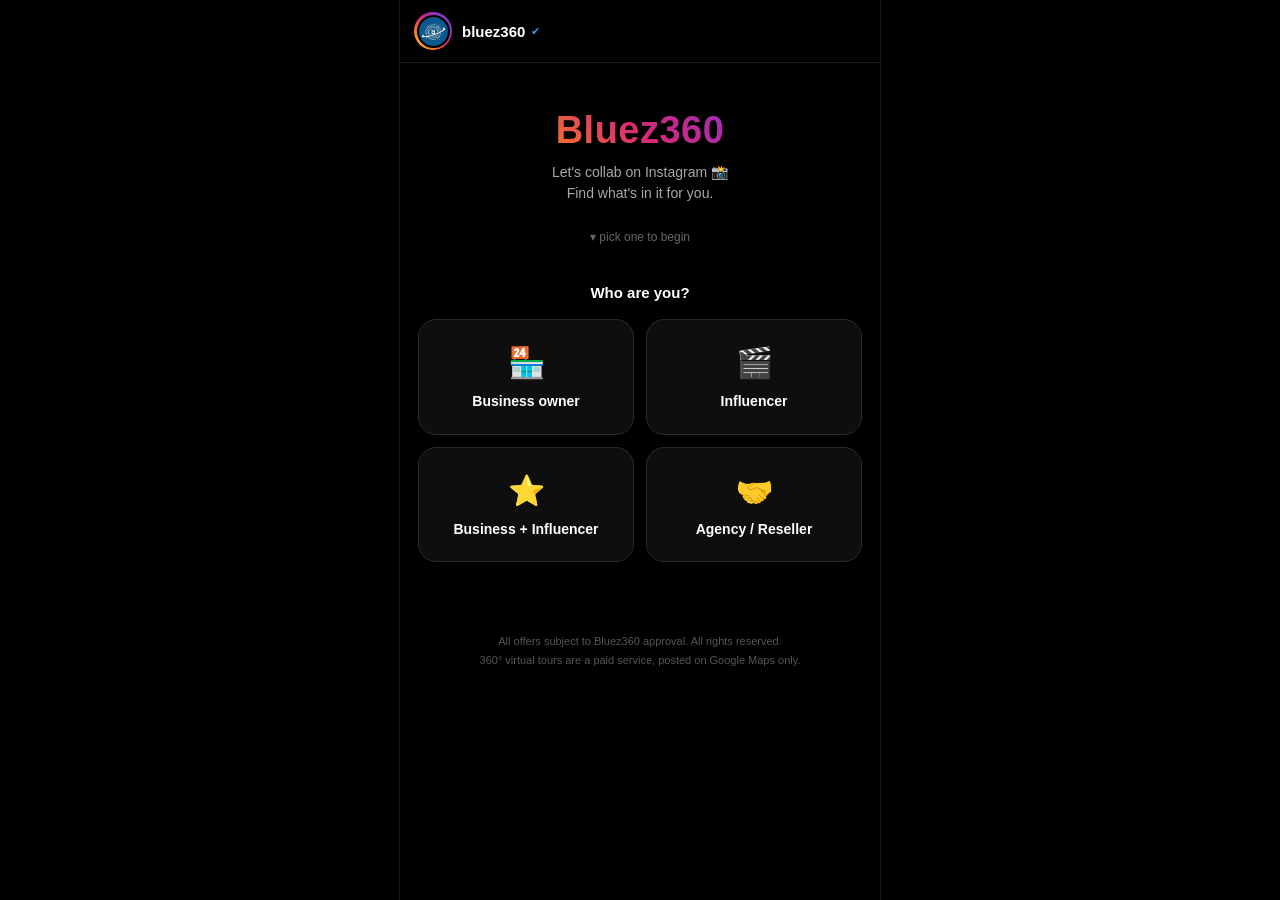
<file: collab.html>
<!DOCTYPE html>
<html lang="en">
<head>
  <meta charset="UTF-8">
  <meta name="viewport" content="width=device-width, initial-scale=1">
  <title>Bluez360 — Collab</title>
  <link rel="icon" type="image/x-icon" href="assets/icons/favicon.ico">
</head>
<body>
<!-- Bluez360 — Instagram Collaboration (mobile scrollytelling) -->
<style>
  html, body { margin:0; padding:0; background:#000; }
  .bz * { margin:0; padding:0; box-sizing:border-box; -webkit-tap-highlight-color:transparent;
    font-family:-apple-system,"Segoe UI",Roboto,Helvetica,Arial,sans-serif; }
  .bz-screen { width:100%; min-height:100vh; background:#000; display:flex; justify-content:center; }
  .bz { width:100%; background:#000; color:#fff; overflow-x:hidden; }

  /* top bar — instagram style */
  .bz-bar { position:sticky; top:0; z-index:50; display:flex; align-items:center; gap:10px;
    padding:12px 14px; background:rgba(0,0,0,.85); backdrop-filter:blur(12px);
    border-bottom:1px solid #1c1c1c; }
  .bz-ring { width:38px; height:38px; border-radius:50%; padding:2.5px;
    background:linear-gradient(45deg,#feda75,#fa7e1e,#d62976,#962fbf,#4f5bd5); }
  .bz-ring span { display:flex; align-items:center; justify-content:center; width:100%; height:100%;
    border-radius:50%; background:#1a1a1a; border:2px solid #000; overflow:hidden; }
  .bz-ring span b { font-size:8px; font-weight:700; letter-spacing:.5px; color:#888; }
  .bz-ring img { width:100%; height:100%; object-fit:cover; border-radius:50%; }
  .bz-bar b { font-size:15px; }
  .bz-bar .bz-v { font-size:11px; color:#3897f0; margin-left:-4px; }

  /* hero */
  .bz-hero { text-align:center; padding:46px 22px 30px; }
  .bz-logo { font-size:38px; font-weight:800; letter-spacing:.5px;
    background:linear-gradient(45deg,#feda75,#fa7e1e,#d62976,#962fbf,#4f5bd5);
    -webkit-background-clip:text; background-clip:text; -webkit-text-fill-color:transparent; }
  .bz-hero p { color:#a8a8a8; font-size:14px; margin-top:10px; line-height:1.5; }
  .bz-down { margin-top:26px; font-size:12px; color:#666; animation:bzbob 1.6s ease-in-out infinite; }
  @keyframes bzbob { 0%,100%{transform:translateY(0)} 50%{transform:translateY(6px)} }

  /* category picker */
  .bz-q { text-align:center; font-size:15px; font-weight:600; color:#fff; margin:10px 0 18px; }
  .bz-pick { display:grid; grid-template-columns:1fr 1fr; gap:12px; padding:0 18px 40px; }
  .bz-pick button { cursor:pointer; border:1px solid #2a2a2a; border-radius:18px; padding:22px 12px;
    background:#0e0e0e; color:#fff; font-size:14px; font-weight:600; line-height:1.4;
    transition:transform .2s, border-color .2s, background .2s; }
  .bz-pick button .e { display:block; font-size:30px; margin-bottom:8px; }
  .bz-pick button:active { transform:scale(.95); }
  .bz-pick button:hover { border-color:#d62976; background:#150c12; }

  /* story stage */
  .bz-story { display:none; }
  .bz-story.on { display:block; }
  .bz-step { min-height:88vh; display:flex; flex-direction:column; align-items:center; justify-content:center;
    padding:40px 22px; text-align:center; }
  .bz-anim { opacity:0; transform:translateY(40px) scale(.9); transition:opacity .7s ease, transform .7s cubic-bezier(.2,.7,.2,1); will-change:transform,opacity; }
  .bz-anim.rot { transform:translateY(40px) rotate(-8deg) scale(.85); }
  .bz-anim.in { opacity:1; transform:none; }

  .bz-kick { font-size:12px; font-weight:700; letter-spacing:2px; text-transform:uppercase;
    color:#d62976; margin-bottom:14px; }
  .bz-big { font-size:30px; font-weight:800; line-height:1.2; }
  .bz-grad { background:linear-gradient(45deg,#fa7e1e,#d62976,#962fbf,#4f5bd5);
    -webkit-background-clip:text; background-clip:text; -webkit-text-fill-color:transparent; }
  .bz-step p { color:#cfcfcf; font-size:17px; line-height:1.65; margin-top:14px; max-width:340px; }

  .bz-pricebox { background:linear-gradient(135deg,#1a0f16,#0d0d0d); border:1px solid #2a2a2a;
    border-radius:22px; padding:30px 26px; }
  .bz-price { font-size:42px; font-weight:800; }
  .bz-price small { font-size:16px; color:#a8a8a8; font-weight:600; }
  .bz-cap { color:#feda75; font-size:13px; margin-top:8px; font-weight:600; }
  .bz-eg { margin-top:14px; padding-top:12px; border-top:1px solid #2a2a2a; display:flex; flex-direction:column; gap:6px; }
  .bz-eg div { display:flex; justify-content:space-between; font-size:13px; color:#cfcfcf; }
  .bz-eg b { color:#fff; }

  .bz-list { list-style:none; text-align:left; max-width:340px; width:100%; }
  .bz-list li { font-size:16.5px; line-height:1.65; color:#ededed; padding:14px 0 14px 32px; position:relative;
    border-bottom:1px solid #1a1a1a; }
  .bz-list li::before { content:"✦"; position:absolute; left:4px; top:15px; color:#d62976; }

  .bz-tc { width:100%; max-width:360px; text-align:left; background:#0c0c0c; border:1px solid #222;
    border-radius:16px; padding:6px 18px; }
  .bz-tc summary { cursor:pointer; list-style:none; font-size:14px; font-weight:700; color:#cfcfcf;
    padding:14px 0; outline:none; display:flex; justify-content:space-between; }
  .bz-tc summary::-webkit-details-marker { display:none; }
  .bz-tc[open] summary { color:#fff; }
  .bz-tc ul { list-style:none; padding-bottom:14px; }
  .bz-tc li { font-size:14px; line-height:1.6; color:#9a9a9a; padding:8px 0 8px 22px; position:relative; }
  .bz-tc li::before { content:"§"; position:absolute; left:2px; color:#962fbf; }

  .bz-faq { width:100%; max-width:360px; text-align:left; margin-bottom:14px; }
  .bz-faq > p { font-size:13px; font-weight:700; letter-spacing:1px; text-transform:uppercase; color:#666; margin-bottom:10px; }
  .bz-faq details { background:#0c0c0c; border:1px solid #222; border-radius:14px; padding:4px 16px; margin-bottom:8px; }
  .bz-faq summary { cursor:pointer; list-style:none; font-size:15px; font-weight:600; color:#eaeaea; padding:13px 0; display:flex; justify-content:space-between; gap:10px; outline:none; }
  .bz-faq summary::-webkit-details-marker { display:none; }
  .bz-faq details[open] summary { color:#d62976; }
  .bz-faq details p { font-size:14px; line-height:1.6; color:#9a9a9a; padding:0 0 14px; }

  .bz-cta { display:flex; align-items:center; justify-content:center; gap:8px; text-decoration:none;
    color:#fff; font-weight:700; font-size:16px; padding:16px 30px; border-radius:14px;
    background:linear-gradient(45deg,#fa7e1e,#d62976,#962fbf,#4f5bd5);
    box-shadow:0 8px 24px rgba(214,41,118,.4); }
  .bz-back { display:block; margin:24px auto 0; background:none; border:1px solid #333; color:#888;
    font-size:13px; padding:10px 20px; border-radius:20px; cursor:pointer; }
  .bz-foot { text-align:center; font-size:11px; color:#555; padding:30px 24px 50px; line-height:1.7; }
  .bz-dots { position:fixed; top:50%; left:clamp(8px, calc(50% + 214px), calc(100% - 16px));
    transform:translateY(-50%); z-index:60; display:none; flex-direction:column; gap:9px; }
  .bz-dots.on { display:flex; }
  .bz-dots i { width:7px; height:7px; border-radius:50%; background:#3a3a3a; transition:all .3s; }
  .bz-dots i.act { background:linear-gradient(45deg,#fa7e1e,#d62976,#962fbf); height:18px; border-radius:5px; }
</style>
<style>
  @media (min-width: 769px) {
    .bz { max-width: 480px; border-left: 1px solid #161616; border-right: 1px solid #161616; }
  }
</style>

<div class="bz-screen">
<div class="bz">
  <div class="bz-bar">
    <div class="bz-ring"><span><img src="assets/icons/logo2.png" alt="Bluez360"></span></div>
    <b>bluez360</b><span class="bz-v">✔</span>
  </div>

  <!-- INTRO -->
  <div id="bz-intro">
    <div class="bz-hero">
      <div class="bz-logo">Bluez360</div>
      <p>Let's collab on Instagram 📸<br>Find what's in it for you.</p>
      <div class="bz-down">▾ pick one to begin</div>
    </div>
    <div class="bz-q">Who are you?</div>
    <div class="bz-pick">
      <button data-story="business"><span class="e">🏪</span>Business owner</button>
      <button data-story="influencer"><span class="e">🎬</span>Influencer</button>
      <button data-story="both"><span class="e">⭐</span>Business + Influencer</button>
      <button data-story="agency"><span class="e">🤝</span>Agency / Reseller</button>
    </div>
  </div>

  <!-- BUSINESS -->
  <div class="bz-story" id="s-business">
    <div class="bz-step"><div class="bz-anim"><div class="bz-kick">For Business Owners</div>
      <div class="bz-big">Get a <span class="bz-grad">free shoot</span> for your business</div></div></div>
    <div class="bz-step"><div class="bz-anim rot"><div class="bz-pricebox">
      <div class="bz-kick">100% Free</div><div class="bz-price">₹0</div>
      <p>Instagram photos & videos of your space.</p></div></div></div>
    <div class="bz-step"><div class="bz-anim"><ul class="bz-list">
      <li>We shoot photos and videos of your business for Instagram — completely free.</li>
      <li>We post your business on the Bluez360 page so more people discover you.</li>
      <li>You also get a shoutout and a feature on our page.</li>
      <li>In return, you share one post and one story tagging @bluez360, and keep them live for at least 24 hours.</li>
    </ul></div></div>
    <div class="bz-step"><div class="bz-anim">
      <div class="bz-faq"><p>Questions?</p>
        <details><summary>Is the shoot really free? <span>＋</span></summary><p>Yes. The Instagram photos and videos cost you nothing. You only share one post and story tagging us.</p></details>
        <details><summary>Do I get a 360° tour too? <span>＋</span></summary><p>No. The free shoot is Instagram content only. 360° tours are a paid service, posted on Google Maps.</p></details>
        <details><summary>How long does it take? <span>＋</span></summary><p>We schedule a time that suits you and share the content shortly after the shoot.</p></details>
      </div>
      <details class="bz-tc"><summary>Terms &amp; Conditions <span>＋</span></summary><ul>
        <li>Free shoot is Instagram content only.</li>
        <li>360° tours are always paid — done for Google Maps only.</li>
        <li>Shoot scheduled &amp; approved by Bluez360.</li>
        <li>Feature removed if your tag/post is taken down.</li>
        <li>One free shoot per business.</li>
        <li>No reselling/reusing the shoot for paid ads without permission.</li>
        <li>Bluez360 holds all rights to the content. Decision is final.</li>
      </ul></details>
      <a class="bz-cta" style="margin-top:22px" href="https://instagram.com/bluez360" target="_blank">DM us to book 📩</a>
      <button class="bz-back" data-back>← choose again</button>
    </div></div>
  </div>

  <!-- INFLUENCER -->
  <div class="bz-story" id="s-influencer">
    <div class="bz-step"><div class="bz-anim"><div class="bz-kick">For Influencers</div>
      <div class="bz-big">Post a reel.<br><span class="bz-grad">Get paid.</span></div></div></div>
    <div class="bz-step"><div class="bz-anim rot"><div class="bz-pricebox">
      <div class="bz-kick">Pay per views</div><div class="bz-price">₹50<small> / 2,000 views</small></div>
      <div class="bz-cap">Up to ₹2,000 per reel</div>
      <div class="bz-eg">
        <div>10k views<b>₹250</b></div>
        <div>50k views<b>₹1,250</b></div>
        <div>80k+ views<b>₹2,000 (max)</b></div>
      </div></div></div></div>
    <div class="bz-step"><div class="bz-anim"><ul class="bz-list">
      <li>You earn ₹25 for every 1,000 real views your reel gets.</li>
      <li>You can earn up to ₹2,000 from a single reel.</li>
      <li>Views are counted after the reel stays live for 7 days.</li>
      <li>We pay you within 2 days after that.</li>
    </ul></div></div>
    <div class="bz-step"><div class="bz-anim">
      <div class="bz-faq"><p>Questions?</p>
        <details><summary>How are views counted? <span>＋</span></summary><p>Only real, organic views on Instagram count. Views from ads or paid promotion are not included.</p></details>
        <details><summary>When do I get paid? <span>＋</span></summary><p>After your reel stays live for 7 days, we count the views and pay you within 2 days.</p></details>
        <details><summary>Can I post more than one reel? <span>＋</span></summary><p>One paid reel per influencer each month.</p></details>
      </div>
      <details class="bz-tc"><summary>Terms &amp; Conditions <span>＋</span></summary><ul>
        <li>Collab approved by Bluez360 before posting.</li>
        <li>No copied content. No reposting same content.</li>
        <li>Must stay live 7 full days — removed tag/collab = no pay.</li>
        <li>One paid reel per influencer per month.</li>
        <li>No bought views, bots, or fake engagement.</li>
        <li>Paid/ad views not counted — organic only.</li>
        <li>Public account, 30+ days old, your own feed.</li>
        <li>No multiple accounts for the same person.</li>
        <li>Bluez360's view count &amp; decision are final.</li>
      </ul></details>
      <a class="bz-cta" style="margin-top:22px" href="https://instagram.com/bluez360" target="_blank">DM us to collab 📩</a>
      <button class="bz-back" data-back>← choose again</button>
    </div></div>
  </div>

  <!-- BOTH -->
  <div class="bz-story" id="s-both">
    <div class="bz-step"><div class="bz-anim"><div class="bz-kick">Business + Influencer</div>
      <div class="bz-big">You get <span class="bz-grad">both</span> deals</div></div></div>
    <div class="bz-step"><div class="bz-anim rot"><div class="bz-pricebox">
      <div class="bz-kick">Deal 1 · Free</div><div class="bz-price">₹0</div>
      <p>Free Instagram shoot + feature on our page.</p></div></div></div>
    <div class="bz-step"><div class="bz-anim"><ul class="bz-list">
      <li>We shoot your business for Instagram, free of cost.</li>
      <li>You get a feature and a shoutout on the Bluez360 page.</li>
      <li>You share one post and one story tagging @bluez360, live for at least 24 hours.</li>
    </ul></div></div>
    <div class="bz-step"><div class="bz-anim rot"><div class="bz-pricebox">
      <div class="bz-kick">Deal 2 · Paid</div><div class="bz-price">₹50<small> / 2,000 views</small></div>
      <div class="bz-cap">Up to ₹2,000 per reel</div>
      <div class="bz-eg">
        <div>10k views<b>₹250</b></div>
        <div>50k views<b>₹1,250</b></div>
        <div>80k+ views<b>₹2,000 (max)</b></div>
      </div></div></div></div>
    <div class="bz-step"><div class="bz-anim"><ul class="bz-list">
      <li>You earn ₹25 for every 1,000 real views, up to ₹2,000 per reel.</li>
      <li>Views are counted after 7 days, and we pay within 2 days after that.</li>
      <li>You can earn from one paid reel each month.</li>
    </ul></div></div>
    <div class="bz-step"><div class="bz-anim">
      <div class="bz-faq"><p>Questions?</p>
        <details><summary>Can I use both deals? <span>＋</span></summary><p>Yes. You get the free Instagram shoot for your business and you can also earn from a paid reel.</p></details>
        <details><summary>Is the 360° tour included? <span>＋</span></summary><p>No. 360° tours are always paid and posted on Google Maps. The free part is Instagram content only.</p></details>
        <details><summary>When do I get paid for the reel? <span>＋</span></summary><p>After 7 days live, views are counted and we pay within 2 days. One paid reel per month.</p></details>
      </div>
      <details class="bz-tc"><summary>Terms &amp; Conditions <span>＋</span></summary><ul>
        <li>Free shoot = Instagram content only. 360° tours always paid (Google Maps only).</li>
        <li>Shoot scheduled &amp; approved. One free shoot per business.</li>
        <li>Feature removed if post/tag taken down. No reselling without permission.</li>
        <li>Reel: approved before posting, no copied/reposted content.</li>
        <li>Live 7 full days, organic views only, no bots/ads.</li>
        <li>Public account 30+ days, own feed. Count &amp; decision final.</li>
        <li>All rights reserved by Bluez360.</li>
      </ul></details>
      <a class="bz-cta" style="margin-top:22px" href="https://instagram.com/bluez360" target="_blank">DM us 📩</a>
      <button class="bz-back" data-back>← choose again</button>
    </div></div>
  </div>

  <!-- AGENCY -->
  <div class="bz-story" id="s-agency">
    <div class="bz-step"><div class="bz-anim"><div class="bz-kick">Agency / Reseller</div>
      <div class="bz-big">Send clients.<br><span class="bz-grad">Earn commission.</span></div></div></div>
    <div class="bz-step"><div class="bz-anim rot"><div class="bz-pricebox">
      <div class="bz-kick">Per booking</div><div class="bz-price">10%</div>
      <div class="bz-cap">Up to ₹1,000 per booking</div>
      <div class="bz-eg">
        <div>₹2,500 order<b>₹250</b></div>
        <div>₹4,500 order<b>₹450</b></div>
        <div>₹10,000+ order<b>₹1,000 (max)</b></div>
      </div></div></div></div>
    <div class="bz-step"><div class="bz-anim"><ul class="bz-list">
      <li>You earn 10% of what the client pays — for example, a ₹2,500 order pays you ₹250.</li>
      <li>You can earn up to ₹1,000 from each booking.</li>
      <li>We give you a personal link or code so every client you send is tracked to you.</li>
      <li>We pay you within 2 days of the client paying in full.</li>
    </ul></div></div>
    <div class="bz-step"><div class="bz-anim">
      <div class="bz-faq"><p>Questions?</p>
        <details><summary>How do you track my clients? <span>＋</span></summary><p>We give you a personal link or code. Every client who uses it is counted as yours.</p></details>
        <details><summary>When do I get my commission? <span>＋</span></summary><p>Within 2 days of the client paying in full.</p></details>
        <details><summary>Can I refer my own business? <span>＋</span></summary><p>No. Self-referrals and your own business do not qualify.</p></details>
      </div>
      <details class="bz-tc"><summary>Terms &amp; Conditions <span>＋</span></summary><ul>
        <li>Paid only after client pays in full.</li>
        <li>No self-referrals or your own business.</li>
        <li>Lead must be new — not an existing/past client.</li>
        <li>Cancelled/refunded booking = no commission.</li>
        <li>Can't stack with other discount/referral offers.</li>
        <li>No fake/duplicate leads. One commission per booking.</li>
        <li>Bluez360 verifies every lead. Decision is final.</li>
      </ul></details>
      <a class="bz-cta" style="margin-top:22px" href="https://instagram.com/bluez360" target="_blank">DM us to partner 📩</a>
      <button class="bz-back" data-back>← choose again</button>
    </div></div>
  </div>

  <div class="bz-dots" id="bz-dots"></div>

  <div class="bz-foot">
    All offers subject to Bluez360 approval. All rights reserved.<br>
    360° virtual tours are a paid service, posted on Google Maps only.
  </div>
</div>
</div>

<script>
  (function () {
    var root = document.querySelector('.bz');
    var intro = root.querySelector('#bz-intro');
    var stories = root.querySelectorAll('.bz-story');
    var dots = root.querySelector('#bz-dots');
    var io = new IntersectionObserver(function (ents) {
      ents.forEach(function (e) {
        if (e.isIntersecting) e.target.classList.add('in');
        else e.target.classList.remove('in'); // re-animate on scroll up/down
      });
    }, { threshold: .35 });

    var stepDots = [];
    var stepIo = new IntersectionObserver(function (ents) {
      ents.forEach(function (e) {
        if (!e.isIntersecting) return;
        var idx = +e.target.dataset.idx;
        stepDots.forEach(function (d, i) { d.classList.toggle('act', i === idx); });
      });
    }, { threshold: .55 });

    function show(id) {
      intro.style.display = 'none';
      stories.forEach(function (s) {
        var on = s.id === 's-' + id;
        s.classList.toggle('on', on);
      });
      var active = root.querySelector('#s-' + id);
      active.querySelectorAll('.bz-anim').forEach(function (a) { a.classList.remove('in'); io.observe(a); });

      // build progress dots — one per step
      dots.innerHTML = '';
      stepDots = [];
      var steps = active.querySelectorAll('.bz-step');
      steps.forEach(function (st, i) {
        st.dataset.idx = i;
        stepIo.observe(st);
        var d = document.createElement('i');
        if (i === 0) d.classList.add('act');
        dots.appendChild(d);
        stepDots.push(d);
      });
      dots.classList.add('on');

      window.scrollTo({ top: 0 });
      requestAnimationFrame(function () {
        var first = active.querySelector('.bz-anim');
        if (first) first.classList.add('in');
      });
    }
    function reset() {
      stories.forEach(function (s) { s.classList.remove('on'); });
      dots.classList.remove('on');
      intro.style.display = '';
      window.scrollTo({ top: 0, behavior: 'smooth' });
    }
    root.querySelectorAll('[data-story]').forEach(function (b) {
      b.addEventListener('click', function () { show(b.dataset.story); });
    });
    root.querySelectorAll('[data-back]').forEach(function (b) {
      b.addEventListener('click', reset);
    });
  })();
</script>
</body>
</html>
</file>
